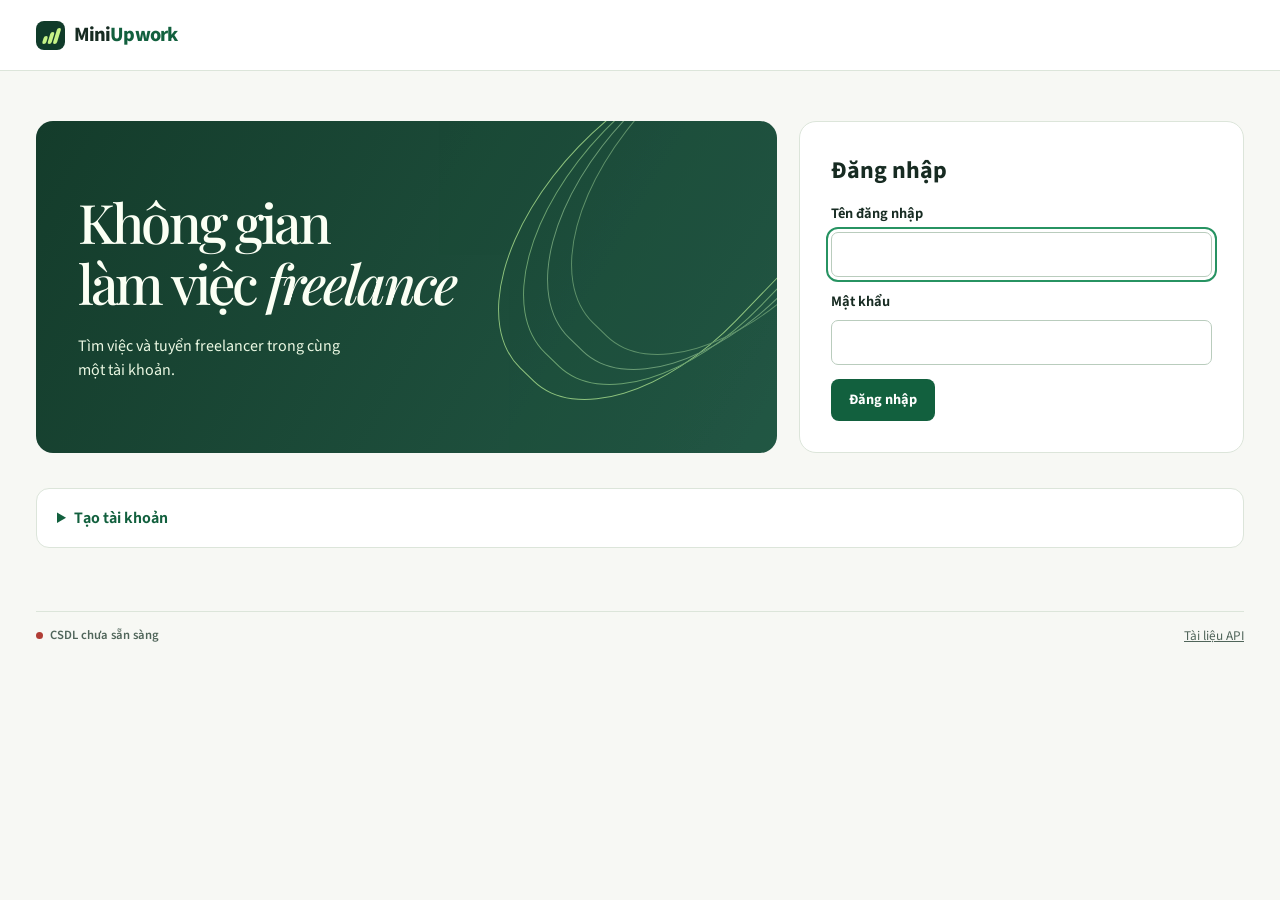
<file: index.html>
<!doctype html>
<html lang="vi">
<head>
  <meta charset="utf-8">
  <meta name="viewport" content="width=device-width, initial-scale=1">
  <meta name="theme-color" content="#f7f8f4">
  <meta name="miniupwork-api" content="https://miniupwork-rum-demo.onrender.com">
  <meta http-equiv="Content-Security-Policy" content="default-src &#x27;none&#x27;; script-src &#x27;self&#x27;; style-src &#x27;self&#x27;; font-src &#x27;self&#x27;; img-src &#x27;self&#x27; data:; connect-src https://miniupwork-rum-demo.onrender.com; base-uri &#x27;none&#x27;; form-action &#x27;none&#x27;">
  <title>Mini-Upwork · Nhóm Rum</title>
  <link rel="stylesheet" href="./ui/style.css?v=9">
  <link rel="stylesheet" href="./ui/contract-workspace.css?v=11">
  <script src="./ui/app.js?v=13" defer></script>
  <script src="./ui/manage.js?v=7" defer></script>
  <script src="./ui/contract-workspace.js?v=12" defer></script>
  <script src="./ui/profile.js?v=6" defer></script>
</head>
<body>
  <header class="topbar">
    <div class="shell topbar-inner">
      <a href="/" class="brand"><span class="brand-mark" aria-hidden="true"><i></i><i></i><i></i></span>Mini<span class="brand-accent">Upwork</span></a>
      <nav aria-label="Điều hướng chính" class="navigation" id="navigation" hidden>
        <button type="button" id="work-nav" aria-current="page">Tìm việc</button>
        <button type="button" id="contract-nav">Hợp đồng và thanh toán</button>
        <button type="button" id="profile-nav">Hồ sơ của tôi</button>
      </nav>
      <div class="account-bar" id="account-bar" hidden>
        <details class="account-menu" id="account-menu">
          <summary><span class="account-initials" id="account-initials" aria-hidden="true"></span><span id="account-name"></span><span id="account-role"></span></summary>
          <div class="account-panel">
            <p>Chế độ làm việc</p>
            <button type="button" data-workspace="freelancer"></button>
            <button type="button" data-workspace="client"></button>
            <button type="button" id="logout">Đăng xuất</button>
          </div>
        </details>
      </div>
    </div>
  </header>

  <main class="shell login" id="login-screen">
    <div class="login-cover"><h1 class="display-title">Không gian<br>làm việc <em>freelance</em></h1><p>Tìm việc và tuyển freelancer trong cùng một tài khoản.</p><div class="hero-art" aria-hidden="true"><i></i><i></i><i></i><i></i></div></div>
    <form class="login-form" id="login-form">
      <h2>Đăng nhập</h2>
      <label>Tên đăng nhập<input name="username" id="username" autocomplete="username" maxlength="32" required></label>
      <label>Mật khẩu<input type="password" name="password" autocomplete="current-password" maxlength="128" required></label>
      <button type="submit" class="button button-green">Đăng nhập</button>
      <p id="login-message" class="notice" role="status" hidden></p>
    </form>
    <details id="registration" class="management-card registration">
      <summary>Tạo tài khoản</summary>
      <form id="register-form" class="work-form">
        <label>Tên đăng nhập<input name="username" pattern="[A-Za-z][A-Za-z0-9_]{2,31}" required></label>
        <label>Họ và tên<input name="full_name" maxlength="200" required></label>
        <label>Email<input name="email" type="email" maxlength="254" required></label>
        <label>Mật khẩu mới<input name="password" type="password" autocomplete="new-password" minlength="8" maxlength="128" required></label>
        <label>Vai trò<select name="role"><option value="FREELANCER">Freelancer</option><option value="CLIENT">Khách hàng</option><option value="BOTH">Cả hai</option></select></label>
        <label id="register-company" hidden>Công ty<input name="company_name" maxlength="200"></label>
        <label id="register-headline">Chuyên môn<input name="headline" maxlength="200" required></label>
        <label id="register-rate">Đơn giá (USD/giờ)<input name="hourly_rate" type="number" min="0.01" max="9999999999.99" step="0.01" required></label>
        <button type="submit" class="button button-green">Tạo tài khoản</button>
      </form>
      <p id="register-message" class="notice" role="status" hidden></p>
    </details>
  </main>

  <main class="shell" id="work-screen" hidden>
    <section class="hero" aria-labelledby="page-title">
      <div class="hero-content">
        <h1 id="page-title" class="display-title">Tìm việc <em>freelance</em></h1>
        <form id="search-form" class="search" aria-label="Tìm công việc">
          <label class="keyword"><span class="visually-hidden">Từ khóa</span><span class="search-icon" aria-hidden="true"></span><input name="q" type="search" maxlength="200" placeholder="Tìm theo tên công việc hoặc mô tả"></label>
          <button type="submit" class="button button-lime">Tìm việc</button>
        </form>
      </div>
      <div class="hero-art" aria-hidden="true"><i></i><i></i><i></i><i></i></div>
    </section>

    <div class="marketplace">
      <aside class="filters" aria-labelledby="filters-title">
        <div class="filter-heading">
          <h2 id="filters-title">Bộ lọc</h2>
          <button class="filter-toggle button button-outline" type="button" id="toggle-filters" aria-expanded="false" aria-controls="filter-options">Bộ lọc</button>
          <button class="text-button" type="button" id="clear-filters" hidden>Xóa bộ lọc</button>
        </div>
        <div class="filter-options" id="filter-options" data-expanded="false">
          <label><span id="category-label">Danh mục</span><select name="category_id" id="category" form="search-form" aria-labelledby="category-label"><option value="">Tất cả danh mục</option></select></label>
          <label><span id="skill-label">Kỹ năng</span><select name="skill_id" id="skill" form="search-form" aria-labelledby="skill-label"><option value="">Tất cả kỹ năng</option></select></label>
          <label><span id="job-type-label">Loại công việc</span>
            <select id="job-type" name="job_type" form="search-form" aria-labelledby="job-type-label">
              <option value="">Tất cả loại</option>
              <option value="FIXED_PRICE">Trọn gói</option>
              <option value="HOURLY">Theo giờ</option>
            </select>
          </label>
          <div class="price-range" id="price-range" hidden>
            <label>Giá từ<input name="price_min" form="search-form" type="number" min="0" step="0.01" placeholder="USD"></label>
            <label>Đến<input name="price_max" form="search-form" type="number" min="0" step="0.01" placeholder="USD"></label>
          </div>
          <button type="submit" class="button button-outline" form="search-form">Áp dụng</button>
        </div>
      </aside>

      <section class="feed" aria-labelledby="results-title">
        <div class="feed-header">
          <div><h2 id="results-title">Công việc đang mở</h2><p id="result-count" role="status"></p></div>
          <div class="feed-tools">
            <span class="feed-sort" id="feed-sort" hidden>Mới nhất trước</span>
            <button type="button" class="button button-outline" id="proposals-shortcut">Đề xuất của bạn</button>
          </div>
        </div>
        <ul class="active-filters" id="active-filters" aria-label="Bộ lọc đang áp dụng" hidden></ul>
        <p id="search-message" class="notice" role="status" hidden></p>
        <ul id="jobs" class="jobs" aria-label="Kết quả tìm kiếm"></ul>
        <nav class="pagination" aria-label="Trang kết quả" id="pagination" hidden>
          <button type="button" id="previous" class="button button-outline">Trước</button>
          <span id="page-label"></span>
          <button type="button" id="next" class="button button-outline">Tiếp</button>
        </nav>
      </section>
    </div>
  </main>

  <main class="shell contracts contract-workspace" id="contract-screen" hidden>
    <div class="contract-heading"><h1>Hợp đồng và thanh toán</h1></div>
    <section class="workflow-card user-wallet" id="user-wallet" aria-labelledby="wallet-title" hidden></section>
    <section class="contract-selector" aria-label="Danh sách hợp đồng">
      <div class="contract-selector-top">
        <div class="contract-switches" id="contract-types" role="group" aria-label="Loại hợp đồng">
          <button type="button" data-contract-type="FIXED_PRICE" aria-pressed="true">Trọn gói</button>
          <button type="button" data-contract-type="HOURLY" aria-pressed="false">Theo giờ</button>
        </div>
        <p id="contract-count" role="status"></p>
      </div>
      <ul id="contract-items" class="contract-options"></ul>
      <p id="contract-list-message" class="notice" role="status" hidden></p>
    </section>
    <section class="contract-display" aria-label="Chi tiết hợp đồng">
      <p id="contract-message" class="notice" role="status" hidden></p>
      <div id="contract-content" hidden></div>
    </section>
  </main>

  <main class="shell contracts" id="manage-screen" hidden>
    <p id="manage-message" class="notice" role="status" hidden></p>
    <section id="client-tools" hidden>
      <section class="hiring-banner" aria-labelledby="hiring-title">
        <div><h1 class="display-title" id="hiring-title">Quản lý <em>tuyển dụng</em></h1><p>Theo dõi tin đăng, duyệt đề xuất và quản lý hợp đồng.</p></div>
        <button type="button" class="button button-lime" id="post-job">Đăng việc</button>
      </section>
      <dl class="hiring-metrics" aria-label="Tình hình tuyển dụng">
        <div><dt>Tin đang mở</dt><dd id="hiring-open">—</dd></div>
        <div><dt>Bản nháp</dt><dd id="hiring-draft">—</dd></div>
        <div><dt>Đề xuất trên tin đang mở</dt><dd id="hiring-proposals">—</dd></div>
      </dl>
      <section id="job-composer" class="profile-card job-composer" aria-labelledby="composer-title" hidden>
        <div class="profile-role-heading"><h2 id="composer-title">Đăng việc</h2><button type="button" class="text-button" id="hide-composer">Đóng</button></div>
        <form id="new-job" class="work-form">
          <label>Tiêu đề<input name="title" maxlength="200" required></label>
          <label>Danh mục<select name="category_id" required></select></label>
          <label>Loại việc<select name="job_type"><option value="FIXED_PRICE">Trọn gói</option><option value="HOURLY">Theo giờ</option></select></label>
          <label><span id="new-price-label">Ngân sách (USD)</span><input name="amount" type="number" min="0.01" max="9999999999.99" step="0.01" required></label>
          <label id="max-rate" hidden>Đơn giá tối đa (USD/giờ)<input name="max_rate" type="number" min="0.01" max="9999999999.99" step="0.01"></label>
          <div class="span-form" id="new-job-skills">
            <div class="job-skill-row">
              <label>Kỹ năng<select name="skill_id" required></select></label>
              <label>Mức yêu cầu<input name="required_level" type="number" min="1" max="5" value="3" required></label>
            </div>
          </div>
          <button type="button" id="add-job-skill" class="button button-outline">Thêm kỹ năng</button>
          <label class="span-form">Mô tả<textarea name="description" rows="3" maxlength="10000" required></textarea></label>
          <button type="submit" class="button button-green">Lưu bản nháp</button>
        </form>
      </section>
      <div class="hiring-grid">
        <section class="profile-card" aria-labelledby="own-jobs-title">
          <h2 id="own-jobs-title">Tin tuyển dụng của bạn</h2>
          <div class="view-tabs" id="job-status-filters" role="group" aria-label="Trạng thái tin">
            <button type="button" aria-pressed="true" data-job-state="ALL">Tất cả</button>
            <button type="button" aria-pressed="false" data-job-state="OPEN">Đang mở</button>
            <button type="button" aria-pressed="false" data-job-state="DRAFT">Bản nháp</button>
            <button type="button" aria-pressed="false" data-job-state="CLOSED">Đã kết thúc</button>
          </div>
          <ul id="own-jobs" class="contract-items"></ul>
        </section>
        <section class="profile-card" id="applicants-panel" aria-labelledby="applicants-title">
          <h2 id="applicants-title" tabindex="-1">Đề xuất</h2>
          <p id="applicants-message" class="contract-meta" role="status">Chọn một tin để xem đề xuất.</p>
          <ul id="applicants" class="contract-items"></ul>
        </section>
      </div>
    </section>
    <section id="freelancer-tools" hidden>
      <div class="contract-heading"><h1>Đề xuất của bạn</h1></div>
      <ul id="own-proposals" class="contract-items"></ul>
    </section>
  </main>


  <main class="shell contracts" id="profile-screen" hidden aria-labelledby="profile-page-title">
    <section class="profile-hero">
      <span class="profile-initials" id="profile-initials" aria-hidden="true"></span>
      <div>
        <p>Hồ sơ của tôi</p>
        <h1 id="profile-page-title"></h1>
        <p id="profile-handle"></p>
      </div>
    </section>
    <p id="profile-message" class="notice" role="status" hidden></p>
    <div class="profile-grid">
      <aside class="profile-card profile-account" aria-labelledby="profile-account-title">
        <h2 id="profile-account-title">Tài khoản</h2>
        <dl>
          <div><dt>Email riêng tư</dt><dd id="profile-email"></dd></div>
          <div><dt>Ngày tham gia</dt><dd id="profile-since"></dd></div>
          <div><dt>Đánh giá nhận được</dt><dd id="profile-rating"></dd></div>
        </dl>
      </aside>
      <div class="profile-card">
        <div class="view-tabs" id="profile-roles" role="group" aria-label="Hồ sơ theo vai trò">
          <button type="button" data-profile-role="freelancer">Freelancer</button>
          <button type="button" data-profile-role="client">Khách hàng</button>
        </div>
        <section id="freelancer-profile-panel">
          <div class="profile-role-heading"><h2 id="freelancer-profile-title">Hồ sơ freelancer</h2><button type="button" class="button button-outline" id="edit-freelancer-profile">Chỉnh sửa</button></div>
          <dl class="profile-facts" id="freelancer-profile-facts"></dl>
          <div id="freelancer-profile-editor" hidden>
            <form id="freelancer-profile" class="work-form">
          <label>Chức danh<input name="headline" maxlength="200" required></label>
          <label>Mức kinh nghiệm<select name="experience_level"><option value="">Chưa chọn</option><option value="ENTRY">Mới bắt đầu</option><option value="INTERMEDIATE">Có kinh nghiệm</option><option value="EXPERT">Chuyên gia</option></select></label>
          <label>Đơn giá (USD/giờ)<input name="default_hourly_rate" type="number" min="0.01" max="9999999999.99" step="0.01" required></label>
          <label>Khả năng nhận việc<select name="availability"><option value="AVAILABLE">Có thể nhận việc</option><option value="UNAVAILABLE">Chưa nhận việc</option></select></label>
          <label class="span-form">Giới thiệu<textarea name="overview" maxlength="10000"></textarea></label>
          <button type="submit" class="button button-outline">Lưu hồ sơ</button>
        </form>
          </div>
          <section class="profile-skills" id="profile-skills">
            <h3>Kỹ năng</h3>
            <form id="edit-skills" class="work-form">
          <label>Kỹ năng<select name="skill_id" required></select></label>
          <label>Mức thành thạo<input name="proficiency_level" type="number" min="1" max="5" value="3" required></label>
          <button type="submit" class="button button-outline">Lưu kỹ năng</button>
        </form>
        <ul id="own-skills" class="contract-items"></ul>
          </section>
        </section>
        <section id="client-profile-panel" hidden>
          <div class="profile-role-heading"><h2 id="client-profile-title">Hồ sơ khách hàng</h2><button type="button" class="button button-outline" id="edit-client-profile">Chỉnh sửa</button></div>
          <dl class="profile-facts" id="client-profile-facts"></dl>
          <div id="client-profile-editor" hidden>
            <form id="client-profile" class="work-form">
          <label>Tên công ty<input name="company_name" maxlength="200" required></label>
          <label>Địa chỉ thanh toán<input name="billing_address" maxlength="255"></label>
          <label class="span-form">Giới thiệu công ty<textarea name="description" maxlength="10000"></textarea></label>
          <button type="submit" class="button button-outline">Lưu hồ sơ</button>
        </form>
          </div>
        </section>
      </div>
    </div>
  </main>

  <dialog id="manage-dialog" class="manage-dialog" aria-labelledby="manage-dialog-title">
    <h2 id="manage-dialog-title"></h2>
    <p id="manage-dialog-message" class="notice" role="status" hidden></p>
    <form id="manage-dialog-form" class="work-form">
      <div class="span-form" id="manage-dialog-fields"></div>
      <button type="submit" class="button button-green" id="manage-dialog-submit">Lưu</button>
      <button type="button" class="button button-outline" id="close-manage-dialog">Đóng</button>
    </form>
  </dialog>

  <footer class="shell app-footer"><span id="connection" class="connection" data-state="loading" role="status">Đang kết nối CSDL</span><a href="https://miniupwork-rum-demo.onrender.com/docs">Tài liệu API</a></footer>

  <dialog id="job-drawer" class="drawer" aria-labelledby="detail-title">
    <div class="drawer-body">
      <header class="drawer-header"><button type="button" class="text-button back-button" id="close-job" autofocus><span aria-hidden="true">←</span> Quay lại kết quả</button></header>
      <div class="detail">
        <p id="job-meta" class="job-meta" hidden></p>
        <h2 id="detail-title">Chi tiết công việc</h2>
        <p id="detail-message" class="notice" role="status" hidden></p>
        <div id="job-content" hidden>
          <dl class="job-facts">
            <div><dt id="price-label">Ngân sách</dt><dd id="price"></dd></div>
            <div><dt>Khách hàng</dt><dd id="client"></dd></div>
          </dl>
          <section class="detail-section" aria-labelledby="description-title">
            <h3 id="description-title">Mô tả công việc</h3><p id="description" class="description"></p>
          </section>
          <section class="detail-section" aria-labelledby="skills-title">
            <h3 id="skills-title">Kỹ năng yêu cầu</h3><ul id="job-skills" class="skills"></ul>
          </section>
          <button type="button" id="show-proposal" class="button button-green" aria-controls="proposal-form">Soạn đề xuất</button>
          <form id="proposal-form" class="proposal" aria-labelledby="proposal-title" hidden>
            <h3 id="proposal-title">Đề xuất của bạn</h3>
            <label class="offer-field"><span id="offer-label">Mức đề xuất (USD)</span><input id="offer" name="offer" type="number" min="0.01" max="9999999999.99" step="0.01" placeholder="0,00" required></label>
            <label>Thư giới thiệu<textarea id="letter" name="letter" rows="4" maxlength="10000" required></textarea></label>
            <button type="submit" id="send" class="button button-green">Gửi đề xuất</button>
            <p id="proposal-message" class="notice" role="status" hidden></p>
          </form>
        </div>
      </div>
    </div>
  </dialog>
</body>
</html>
</file>
<file: ui/style.css>
:root {
  color-scheme: light;
  font-family: "Source Sans 3", "Segoe UI", sans-serif;
  color: #172b22;
  background: #f7f8f4;
  line-height: 1.5;
  --ink: #172b22;
  --muted: #50655a;
  --paper: #fff;
  --line: #dce5da;
  --accent: #12603e;
  --forest: #103b2a;
  --lime: #c6f387;
  --tint: #eff6eb;
  --display: "Playfair Display", Georgia, serif;
}

*, *::before, *::after { box-sizing: border-box; }
[hidden] { display: none !important; }
body { margin: 0; }
body:has(dialog[open]) { overflow: hidden; }
button, input, select, textarea { font: inherit; }
button { cursor: pointer; }
button:disabled { opacity: 0.52; cursor: default; }
:focus-visible { outline: 2px solid #279362; outline-offset: 3px; }
a { color: inherit; }
h1, h2, h3, p { margin: 0; }
.shell { width: min(1216px, calc(100% - 72px)); margin-inline: auto; }
.visually-hidden { position: absolute; width: 1px; height: 1px; padding: 0; margin: -1px; overflow: hidden; clip-path: inset(50%); white-space: nowrap; border: 0; }

.topbar { background: var(--paper); border-bottom: 1px solid var(--line); }
.topbar-inner { min-height: 70px; display: flex; align-items: center; gap: 34px; }
.brand { display: inline-flex; align-items: center; text-decoration: none; font-size: 1.27rem; font-weight: 760; letter-spacing: -0.045em; white-space: nowrap; }
.brand-accent { color: var(--accent); }
.brand-mark { background: var(--forest); width: 29px; height: 29px; padding: 6px; margin-right: 9px; display: flex; align-items: end; justify-content: center; gap: 2px; border-radius: 8px; }
.brand-mark i { display: block; width: 4px; border-radius: 4px; background: var(--lime); transform: skew(-17deg); }
.brand-mark i:nth-child(1) { height: 8px; }
.brand-mark i:nth-child(2) { height: 12px; }
.brand-mark i:nth-child(3) { height: 16px; }
.navigation { display: flex; gap: 25px; align-self: stretch; align-items: center; font-size: 0.89rem; }
.navigation button { height: 100%; border: 0; background: none; padding: 0; position: relative; color: var(--muted); white-space: nowrap; }
.navigation button:hover { color: var(--accent); }
.navigation button[aria-current] { color: var(--forest); font-weight: 650; }
.navigation button[aria-current]::after { content: ""; position: absolute; inset: auto 0 -1px; height: 2px; background: var(--accent); }
.account-bar { display: flex; gap: 12px; align-items: center; margin-left: auto; color: var(--muted); font-size: 0.84rem; }
.account-bar span { font-weight: 650; }
.app-footer { display: flex; justify-content: space-between; gap: 15px; border-top: 1px solid var(--line); padding: 14px 0 22px; color: var(--muted); font-size: 0.83rem; }
.app-footer .connection { margin-left: 0; }
.connection { margin-left: auto; display: inline-flex; align-items: center; gap: 7px; color: var(--muted); font-size: 0.79rem; font-weight: 600; white-space: nowrap; }
.connection::before { content: ""; width: 7px; height: 7px; border-radius: 50%; background: #8b9891; }
.connection[data-state="ready"]::before { background: #27955a; box-shadow: 0 0 0 3px #eaf5e7; }
.connection[data-state="error"]::before { background: #b03d35; }

.hero { margin-top: 28px; position: relative; isolation: isolate; overflow: hidden; padding: 34px 42px 36px; min-height: 218px; border-radius: 19px; background: linear-gradient(100deg, #113d2b 20%, #215742 100%); }
.hero-content { position: relative; z-index: 1; }
h1 { font-family: var(--display); font-weight: 400; letter-spacing: -0.045em; color: #fbfff4; font-size: clamp(2.5rem, 5.4vw, 4.05rem); line-height: 1.03; }
.hero-art { position: absolute; z-index: -1; inset: 0 0 0 59%; overflow: hidden; opacity: 0.85; }
.hero-art i { position: absolute; width: 235px; height: 420px; left: 26%; top: -110px; border: 1px solid #a2d789; border-radius: 57% 43% 48% 52%; transform: rotate(44deg); }
.hero-art i:nth-child(2) { left: 34%; top: -125px; border-color: #7ab17a; }
.hero-art i:nth-child(3) { left: 42%; top: -140px; border-color: #78a97f; }
.hero-art i:nth-child(4) { left: 50%; top: -155px; border-color: #6b9e73; }
.search { display: flex; gap: 8px; width: min(620px, 100%); margin-top: 24px; padding: 6px; border: 1px solid #e5eee1; border-radius: 12px; background: var(--paper); box-shadow: 0 5px 18px #08241636; }
.keyword { flex: 1; min-width: 0; display: flex; align-items: center; gap: 12px; padding-left: 13px; }
.keyword input { min-width: 0; width: 100%; padding: 8px 4px 8px 0; color: var(--ink); border: 0; background: transparent; border-radius: 5px; }
.keyword input::placeholder { color: #617369; }
.search-icon { position: relative; flex: 0 0 13px; height: 13px; margin: 0 3px 3px 0; border: 1.6px solid var(--accent); border-radius: 50%; }
.search-icon::after { content: ""; width: 6px; height: 1.6px; background: var(--accent); position: absolute; right: -5px; bottom: -2px; border-radius: 2px; transform: rotate(48deg); }
.button { display: inline-flex; justify-content: center; align-items: center; min-height: 42px; padding: 8px 17px; border: 1px solid transparent; border-radius: 8px; font-size: 0.9rem; font-weight: 680; white-space: nowrap; }
.button-lime { color: #15351f; background: var(--lime); }
.button-lime:hover { background: #b8eb76; }
.button-green { color: #fff; background: var(--accent); }
.button-green:hover:not(:disabled) { background: #0c4b2e; }
.button-outline { color: var(--accent); background: var(--paper); border-color: #b9cdbb; }
.button-outline:hover:not(:disabled) { background: var(--tint); }
.text-button { appearance: none; padding: 0; color: var(--accent); background: none; border: none; font-size: 0.86rem; font-weight: 650; }
.text-button:hover { text-decoration: underline; text-underline-offset: 3px; }

.marketplace { display: grid; grid-template-columns: 226px minmax(0, 1fr); gap: 30px; align-items: start; padding-block: 32px 70px; }
.filters { min-width: 0; padding: 19px 17px 17px; background: var(--paper); border: 1px solid var(--line); border-radius: 13px; }
.filter-heading { display: flex; justify-content: space-between; gap: 8px; align-items: baseline; margin-bottom: 17px; }
.filter-heading h2 { font-size: 1.1rem; }
.filter-options { display: grid; gap: 14px; }
.filter-options label, .proposal label { display: grid; gap: 6px; min-width: 0; font-size: 0.86rem; font-weight: 650; }
.filter-options select, .proposal input, .proposal select, .proposal textarea { width: 100%; min-width: 0; min-height: 42px; border: 1px solid #b9ccbd; border-radius: 7px; padding: 8px 10px; color: var(--ink); background: var(--paper); font-weight: 400; }
.filter-options .button { margin-top: 3px; }
.filter-toggle { display: none; }
.feed-header { display: flex; justify-content: space-between; align-items: end; gap: 12px; margin: 0 0 14px; }
.feed-header h2 { font-size: clamp(1.36rem, 2.3vw, 1.85rem); line-height: 1.16; letter-spacing: -0.035em; overflow-wrap: anywhere; }
#result-count { margin-top: 4px; color: var(--muted); font-size: 0.88rem; }
.feed-sort { color: var(--muted); white-space: nowrap; font-size: 0.84rem; }
.active-filters { display: flex; flex-wrap: wrap; gap: 7px; list-style: none; margin: 0 0 12px; padding: 0; }
.active-filter { display: inline-flex; align-items: center; gap: 7px; min-height: 32px; max-width: 100%; border: 1px solid #cdddc9; border-radius: 99px; padding: 3px 10px; color: var(--accent); background: var(--tint); font-size: 0.82rem; overflow-wrap: anywhere; }
.active-filter:hover { border-color: var(--accent); }
.jobs { margin: 0; padding: 0; list-style: none; background: var(--paper); border: 1px solid var(--line); border-radius: 13px; }
.jobs:empty { display: none; }
.jobs[aria-busy="true"] { opacity: 0.48; }
.jobs li + li { border-top: 1px solid var(--line); }
.job-button { color: inherit; border: 0; background: transparent; text-align: left; display: grid; width: 100%; padding: 18px 21px 17px; grid-template-columns: minmax(0, 1fr) auto; gap: 5px 16px; overflow-wrap: anywhere; }
.job-button:hover { background: #f8fbf5; }
.job-button:focus-visible { outline-offset: -3px; border-radius: 8px; }
.jobs li:first-child .job-button { border-radius: 12px 12px 0 0; }
.jobs li:last-child .job-button { border-radius: 0 0 12px 12px; }
.jobs li:only-child .job-button { border-radius: 12px; }
.job-meta-line { grid-column: 1 / -1; color: var(--muted); font-size: 0.79rem; }
.job-name { font-size: 1.08rem; font-weight: 720; letter-spacing: -0.014em; color: #1b442c; }
.job-button:hover .job-name { text-decoration: underline; text-underline-offset: 3px; }
.job-price { font-size: 0.88rem; font-weight: 680; align-self: center; color: var(--ink); }
.job-excerpt { grid-column: 1 / -1; color: #455c50; font-size: 0.89rem; line-height: 1.5; display: -webkit-box; -webkit-line-clamp: 2; -webkit-box-orient: vertical; overflow: hidden; }
.job-category { justify-self: start; border-radius: 99px; color: #375646; background: #eef4ec; padding: 3px 9px; font-size: 0.75rem; font-weight: 620; margin-top: 4px; }
.job-arrow { color: var(--accent); align-self: end; justify-self: end; line-height: 1.15; font-size: 1.23rem; }
.pagination { display: flex; align-items: center; justify-content: center; padding-top: 17px; gap: 12px; color: var(--muted); font-size: 0.86rem; }

.notice { color: var(--muted); font-size: 0.9rem; padding: 11px 13px; border: 1px solid #e1e9df; border-radius: 8px; background: #f4f7f2; }
.notice[data-state="error"] { color: #792924; background: #fff2ef; border-color: #f2d9d3; }
.notice[data-state="success"] { color: #185a3a; background: #eaf7ee; border-color: #d1e9d8; }
#search-message:not([hidden]) { margin-bottom: 12px; }

.drawer { position: fixed; inset: 0 0 0 auto; width: min(680px, 100%); max-width: none; height: 100%; max-height: none; margin: 0; padding: 0; border: 0; background: var(--paper); color: inherit; overflow-y: auto; overscroll-behavior: contain; box-shadow: -18px 0 60px #08181130; }
.drawer::backdrop { background: #0a241b65; }
.drawer[open] { animation: slide-in 170ms ease-out; }
@keyframes slide-in { from { transform: translateX(2rem); opacity: 0.75; } to { transform: translateX(0); opacity: 1; } }
.drawer-body { min-height: 100%; }
.drawer-header { position: sticky; top: 0; z-index: 2; display: flex; align-items: center; min-height: 60px; padding: 12px 32px; border-bottom: 1px solid var(--line); background: var(--paper); }
.back-button { display: inline-flex; align-items: center; gap: 9px; }
.back-button span { font-size: 1.24rem; line-height: 1; }
.detail { padding: 25px 32px 38px; overflow-wrap: anywhere; }
.job-meta { margin-bottom: 7px; color: var(--accent); font-size: 0.82rem; font-weight: 640; }
.detail h2 { font-size: clamp(1.48rem, 3.5vw, 2rem); letter-spacing: -0.035em; line-height: 1.15; }
.detail h3 { font-size: 1.03rem; }
#detail-message { margin-top: 16px; }
.job-facts { display: grid; grid-template-columns: 1fr 1fr; margin: 20px 0; padding: 13px 15px; gap: 12px; background: #f3f7f0; border-radius: 8px; }
.job-facts dt { color: var(--muted); font-size: 0.82rem; }
.job-facts dd { margin: 2px 0 0; font-size: 0.95rem; font-weight: 690; }
.detail-section { margin: 17px 0; }
.description { color: #3b5145; margin-top: 6px; white-space: pre-wrap; }
.skills { list-style: none; display: flex; flex-wrap: wrap; gap: 7px; margin: 8px 0 0; padding: 0; }
.skills li { color: #315b44; background: var(--tint); border-radius: 20px; padding: 4px 9px; font-size: 0.8rem; font-weight: 610; }
.proposal { scroll-margin-top: 76px; display: grid; gap: 12px; border-top: 1px solid var(--line); margin-top: 22px; padding-top: 18px; }
.offer-field { max-width: 260px; }
.proposal textarea { min-height: 88px; resize: vertical; }
.proposal .button { justify-self: start; }

.login { display: grid; grid-template-columns: minmax(0,1.25fr) minmax(300px,0.75fr); gap: 22px; padding-block: 50px; align-items: stretch; }
.login-cover { position: relative; isolation: isolate; overflow: hidden; display: grid; align-content: center; padding: 42px; border-radius: 17px; background: linear-gradient(120deg,#143c2b,#225744); color: #ebf8e3; }
.login-cover h1 { max-width: 500px; font-size: clamp(2.4rem,5.5vw,4.2rem); }
.login-cover p { margin-top: 15px; }
.login-form { display: grid; align-content: center; gap: 14px; padding: 31px; min-height: 316px; background: var(--paper); border: 1px solid var(--line); border-radius: 17px; }
.login-form label { display: grid; gap: 7px; color: var(--ink); font-size: 0.91rem; font-weight: 650; }
.login-form input { border: 1px solid #b9ccbd; min-height: 45px; border-radius: 7px; padding: 8px 10px; color: var(--ink); background: var(--paper); }
.login-form .button { justify-self: start; }

.contracts { padding-block: 35px 65px; }
.contract-heading h1 { color: var(--ink); font-family: inherit; font-weight: 730; font-size: clamp(2rem,5vw,3rem); letter-spacing: -0.035em; }
.contract-heading p { margin-top: 5px; color: var(--muted); }
.contract-meta { color: var(--muted); margin: 5px 0 14px; font-size: 0.88rem; }
.contract-items { padding: 0; margin: 8px 0 17px; list-style: none; }
.contract-row { display: flex; justify-content: space-between; gap: 10px; align-items: center; padding: 11px 0; border-bottom: 1px solid var(--line); }
.contract-row p { color: var(--muted); font-size: 0.85rem; }
.contract-row .button { align-self: start; }
.registration { grid-column: 1 / -1; }
.management-card { background: var(--paper); border: 1px solid var(--line); border-radius: 13px; padding: 17px 20px; margin: 13px 0; }
.management-card h2 { margin-bottom: 10px; }
.management-card details { margin-top: 10px; }
.management-card summary { color: var(--accent); font-weight: 650; cursor: pointer; }
.work-form { display: grid; grid-template-columns: repeat(2,minmax(0,1fr)); gap: 9px 12px; margin: 12px 0; }
.work-form label { display: grid; gap: 5px; font-size: 0.86rem; font-weight: 650; }
.work-form input, .work-form select, .work-form textarea { min-width: 0; border: 1px solid #b9ccbd; border-radius: 7px; color: var(--ink); padding: 8px; background: var(--paper); }
.work-form .button { justify-self: start; align-self: end; }
.span-form { grid-column: 1 / -1; }
.row-actions { display: flex; align-items: center; flex-wrap: wrap; gap: 6px; }
.row-actions .button { min-height: 34px; padding: 6px 9px; font-size: 0.8rem; }
.price-range { display: grid; grid-template-columns: 1fr 1fr; gap: 5px; }
.price-range input { min-width: 0; width: 100%; border: 1px solid #b9ccbd; border-radius: 6px; padding: 5px; }

@media (max-width: 850px) {
  .shell { width: calc(100% - 40px); }
  .marketplace { grid-template-columns: 192px minmax(0, 1fr); gap: 20px; }
  .hero { padding-inline: 32px; }
  .hero-art { left: 52%; }
}
@media (max-width: 650px) {
  .shell { width: calc(100% - 28px); }
  .topbar-inner { min-height: 60px; gap: 12px; }
  .topbar-inner { flex-wrap: wrap; padding: 8px 0 0; }
  .navigation { order: 3; width: 100%; min-height: 34px; }
  .account-bar span { display: none; }
  .connection { font-size: 0.73rem; }
  .hero { margin-top: 16px; min-height: 0; padding: 23px 16px 18px; border-radius: 13px; }
  h1 { font-size: clamp(2.02rem, 9vw, 2.85rem); }
  .hero-art { left: 52%; opacity: 0.48; }
  .search { margin-top: 17px; gap: 4px; }
  .keyword { font-size: 0.85rem; gap: 8px; padding-left: 7px; }
  .search .button { padding-inline: 10px; }
  .marketplace { grid-template-columns: minmax(0, 1fr); padding-block: 16px 48px; gap: 14px; }
  .filters { padding: 0; background: transparent; border: 0; }
  .filter-heading { align-items: center; margin: 0; }
  .filter-heading h2 { display: none; }
  .filter-toggle { display: inline-flex; }
  .filter-options { display: none; }
  .filter-options[data-expanded="true"] { display: grid; margin-top: 8px; padding: 13px; background: var(--paper); border: 1px solid var(--line); border-radius: 10px; }
  .feed-header { margin-bottom: 10px; }
  .job-button { padding: 15px; gap: 5px 9px; }
  .job-name { grid-column: 1 / -1; }
  .job-price { grid-column: 1 / -1; }
  .detail { padding: 20px 17px 32px; }
  .drawer-header { min-height: 54px; padding: 10px 17px; }
  .login { grid-template-columns: minmax(0,1fr); }
  .login { padding-block: 22px; }
  .login-cover { padding: 24px; }
  .login-form { padding: 21px; }
  .work-form { grid-template-columns: minmax(0,1fr); }
  .contract-row { align-items: start; flex-wrap: wrap; }
}
@media (prefers-reduced-motion: reduce) {
  .drawer[open] { animation: none; }
}

.job-skill-row { display: grid; grid-template-columns: minmax(12rem, 2fr) minmax(6rem, 1fr) auto; gap: .75rem; align-items: end; margin-bottom: .75rem; }
.manage-dialog { width: min(34rem, calc(100% - 2rem)); max-height: calc(100% - 2rem); overflow: auto; border: 1px solid #d6dfd2; border-radius: 1rem; padding: 1.4rem; }
.manage-dialog::backdrop { background: rgb(19 32 23 / 45%); }
#manage-dialog-fields > label, #manage-dialog-fields fieldset > label { display: block; margin-bottom: .8rem; }
#manage-dialog-fields fieldset { margin: .6rem 0; border: 1px solid #d6dfd2; border-radius: .6rem; padding: .65rem; }
@media (max-width: 600px) {
  .job-skill-row { grid-template-columns: minmax(0, 1fr); align-items: start; }
}

/* Playfair Display, distributed under the SIL Open Font License in fonts/. */
@font-face {
  font-family: "Playfair Display"; font-style: normal; font-weight: 500; font-display: swap;
  src: url("fonts/playfair-normal-vietnamese.woff2") format("woff2");
  unicode-range: U+0102-0103, U+0110-0111, U+0128-0129, U+0168-0169, U+01A0-01A1, U+01AF-01B0, U+0300-0301, U+0303-0304, U+0308-0309, U+0323, U+0329, U+1EA0-1EF9, U+20AB;
}
@font-face {
  font-family: "Playfair Display"; font-style: normal; font-weight: 500; font-display: swap;
  src: url("fonts/playfair-normal-latin.woff2") format("woff2");
  unicode-range: U+0000-00FF, U+0131, U+0152-0153, U+02BB-02BC, U+02C6, U+02DA, U+02DC, U+0304, U+0308, U+0329, U+2000-206F, U+20AC, U+2122, U+2191, U+2193, U+2212, U+2215, U+FEFF, U+FFFD;
}
@font-face {
  font-family: "Playfair Display"; font-style: italic; font-weight: 500; font-display: swap;
  src: url("fonts/playfair-italic-vietnamese.woff2") format("woff2");
  unicode-range: U+0102-0103, U+0110-0111, U+0128-0129, U+0168-0169, U+01A0-01A1, U+01AF-01B0, U+0300-0301, U+0303-0304, U+0308-0309, U+0323, U+0329, U+1EA0-1EF9, U+20AB;
}
@font-face {
  font-family: "Playfair Display"; font-style: italic; font-weight: 500; font-display: swap;
  src: url("fonts/playfair-italic-latin.woff2") format("woff2");
  unicode-range: U+0000-00FF, U+0131, U+0152-0153, U+02BB-02BC, U+02C6, U+02DA, U+02DC, U+0304, U+0308, U+0329, U+2000-206F, U+20AC, U+2122, U+2191, U+2193, U+2212, U+2215, U+FEFF, U+FFFD;
}

.display-title {
  font-family: "Playfair Display", Georgia, serif;
  font-weight: 500;
  letter-spacing: -.052em;
  line-height: 1.12;
  text-wrap: balance;
}

.display-title em { font-weight: inherit; white-space: nowrap; }
.login-cover .display-title { max-width: 100%; font-size: clamp(2.75rem, 4.25vw, 4rem); }
.login-cover p { max-width: 35ch; margin-top: 20px; }
.hero .display-title { font-size: clamp(2.7rem, 5.1vw, 4.25rem); text-align: left; }

.account-menu { position: relative; z-index: 5; }
.account-menu summary { display: flex; align-items: center; gap: 7px; cursor: pointer; list-style: none; }
.account-menu summary::-webkit-details-marker { display: none; }
.account-menu summary::after { content: ""; width: 7px; height: 7px; flex: 0 0 7px; border: solid var(--accent); border-width: 0 1.5px 1.5px 0; transform: rotate(45deg); margin: -4px 3px 0; }
.account-initials, .profile-initials { display: inline-grid; place-items: center; border-radius: 50%; background: var(--tint); color: var(--forest); }
.account-initials { width: 34px; height: 34px; font-size: .82rem; flex: 0 0 34px; }
#account-role { color: var(--accent); font-size: .73rem; border: 1px solid var(--line); border-radius: 20px; padding: 2px 7px; }
#account-name { max-width: 145px; overflow: hidden; white-space: nowrap; text-overflow: ellipsis; }
.account-panel { position: absolute; inset: calc(100% + 9px) 0 auto auto; min-width: 210px; padding: 6px; border: 1px solid var(--line); border-radius: 12px; background: var(--paper); box-shadow: 0 10px 30px #12352521; }
.account-panel p { color: var(--muted); padding: 8px 9px 4px; font-size: .75rem; font-weight: 650; }
.account-panel button { display: block; width: 100%; padding: 8px 9px; text-align: left; border: 0; border-radius: 6px; color: var(--ink); background: transparent; }
.account-panel button:hover, .account-panel button[aria-pressed="true"] { background: var(--tint); color: var(--accent); }
.account-panel #logout { margin-top: 5px; border-top: 1px solid var(--line); border-radius: 0 0 6px 6px; }
.navigation button, .account-menu summary { min-height: 42px; }

.hiring-banner { display: flex; justify-content: space-between; align-items: end; gap: 22px; padding: clamp(20px, 3.3vw, 38px); color: #ebf8e3; border-radius: 19px; background: linear-gradient(100deg, #113d2b 20%, #215742 100%); }
.hiring-banner .display-title { font-size: clamp(2.25rem, 4.25vw, 3.85rem); }
.hiring-banner p { margin-top: 10px; }
.hiring-banner button { flex: 0 0 auto; }
.hiring-metrics { display: grid; grid-template-columns: repeat(3,minmax(0,1fr)); gap: 12px; margin-block: 15px; }
.hiring-metrics div { background: var(--paper); padding: 15px 18px; border: 1px solid var(--line); border-radius: 11px; }
.hiring-metrics dt, .profile-card dt { font-size: .83rem; color: var(--muted); font-weight: 650; }
.hiring-metrics dd { margin: 0; color: var(--forest); font-size: 1.63rem; font-weight: 700; }
.hiring-grid { display: grid; grid-template-columns: minmax(0,1fr) minmax(0,.85fr); gap: 16px; align-items: start; }
.profile-card { background: var(--paper); border: 1px solid var(--line); border-radius: 13px; padding: clamp(15px, 2.2vw, 24px); min-width: 0; }
.profile-card h2 { font-size: 1.18rem; color: var(--forest); }
.profile-card .contract-row { overflow-wrap: anywhere; }
.job-composer { margin-block: 16px; }
.view-tabs { display: flex; gap: 6px; flex-wrap: wrap; margin-block: 13px; }
.view-tabs button { padding: 6px 11px; min-height: 35px; border-radius: 20px; color: var(--muted); border: 1px solid var(--line); background: var(--paper); font-size: .85rem; }
.view-tabs button[aria-pressed="true"] { background: var(--forest); color: #fbfff4; border-color: var(--forest); }
.profile-hero { display: flex; align-items: center; gap: 18px; padding: 22px 25px; color: #ebf8e3; background: linear-gradient(120deg,#143c2b,#225744); border-radius: 19px; }
.profile-hero h1 { font-family: "Playfair Display", Georgia, serif; font-weight: 500; font-size: clamp(1.8rem, 4vw, 3.15rem); line-height: 1.18; overflow-wrap: anywhere; }
.profile-hero p { font-size: .87rem; }
.profile-initials { width: clamp(50px,8vw,76px); aspect-ratio: 1; flex: 0 0 auto; color: var(--forest); background: var(--lime); font-size: clamp(1rem,3vw,1.55rem); font-weight: 700; }
.profile-grid { margin-top: 17px; display: grid; grid-template-columns: minmax(0,.68fr) minmax(0,1.32fr); gap: 16px; align-items: start; }
.profile-role-heading { display: flex; justify-content: space-between; gap: 10px; flex-wrap: wrap; align-items: center; margin-bottom: 12px; }
.profile-role-heading .button { min-height: 35px; }
.profile-card dl { margin: 12px 0 0; }
.profile-card dd { margin: 3px 0 0; white-space: pre-wrap; overflow-wrap: anywhere; }
.profile-account dl, .profile-facts { display: grid; gap: 13px; }
.profile-facts { grid-template-columns: repeat(2,minmax(0,1fr)); }
.profile-fact-wide { grid-column: 1/-1; }
.profile-skills { margin-top: 18px; border-top: 1px solid var(--line); padding-top: 16px; }
.profile-description { margin-block: 8px; white-space: pre-wrap; overflow-wrap: anywhere; }
.applicant-headline { font-weight: 680; }
#manage-message:not([hidden]), #profile-message:not([hidden]) { margin-block: 0 13px; }
#profile-message:not([hidden]) { margin-top: 12px; }

@media (max-width: 900px) {
  .topbar-inner { gap: 18px; }
  .navigation { gap: 15px; }
  #account-name { display: none; }
}
@media (max-width: 650px) {
  .navigation { gap: clamp(5px, 3vw, 16px); font-size: .77rem; }
  .account-bar .account-initials { display: inline-grid; }
  .account-bar #account-role { display: inline; }
  .login-cover .display-title { font-size: clamp(2.15rem, 9.4vw, 3.2rem); }
  .hero .display-title { font-size: clamp(2.1rem, 9.5vw, 3.2rem); }
  .hiring-banner { align-items: start; flex-direction: column; gap: 13px; }
  .hiring-metrics { gap: 6px; }
  .hiring-metrics div { padding: 8px; }
  .hiring-metrics dt { font-size: .75rem; }
  .hiring-grid, .profile-grid { grid-template-columns: minmax(0,1fr); }
  .profile-hero { padding: 17px 14px; }
}
@media (max-width: 350px) {
  .profile-facts { grid-template-columns: minmax(0,1fr); }
}
</file>
<file: ui/contract-workspace.css>
/* Source Sans 3 is bundled with Vietnamese and Latin subsets. */
@font-face {
  font-family: "Source Sans 3";
  font-style: normal;
  font-weight: 400 800;
  font-display: swap;
  src: url("fonts/source-sans-3-vietnamese.woff2") format("woff2");
  unicode-range: U+0102-0103, U+0110-0111, U+0128-0129, U+0168-0169, U+01A0-01A1, U+01AF-01B0, U+0300-0301, U+0303-0304, U+0308-0309, U+0323, U+0329, U+1EA0-1EF9, U+20AB;
}
@font-face {
  font-family: "Source Sans 3";
  font-style: normal;
  font-weight: 400 800;
  font-display: swap;
  src: url("fonts/source-sans-3-latin.woff2") format("woff2");
  unicode-range: U+0000-00FF, U+0131, U+0152-0153, U+02BB-02BC, U+02C6, U+02DA, U+02DC, U+0304, U+0308, U+0329, U+2000-206F, U+20AC, U+2122, U+2191, U+2193, U+2212, U+2215, U+FEFF, U+FFFD;
}

.feed-tools { display: flex; flex-wrap: wrap; justify-content: end; gap: 9px 14px; align-items: center; }
.feed-tools .button { min-height: 34px; padding: 5px 11px; font-size: .86rem; }
.contract-workspace { padding-top: 27px; }
.contract-workspace .contract-heading h1 { font-size: clamp(1.68rem, 3vw, 2.3rem); letter-spacing: -.025em; }
.contract-selector { margin: 16px 0 20px; }
.contract-selector-top { display: flex; gap: 12px; flex-wrap: wrap; align-items: center; justify-content: space-between; }
.contract-selector-top p { color: var(--muted); font-size: .9rem; }
.contract-switches { display: flex; gap: 5px; flex-wrap: wrap; align-items: center; }
.contract-switches button { background: var(--paper); border: 1px solid var(--line); border-radius: 9px; min-height: 40px; color: var(--forest); font-weight: 670; padding: 7px 15px; }
.contract-switches button:hover { border-color: var(--accent); }
.contract-switches button[aria-pressed="true"], .contract-switches button[aria-pressed="true"]:hover { background: var(--forest); border-color: var(--forest); color: #fbfff4; }
.contract-options { list-style: none; margin: 11px 0 0; padding: 0; display: grid; grid-template-columns: repeat(auto-fill, minmax(min(100%, 276px), 1fr)); gap: 9px; }
.contract-option { display: grid; grid-template-columns: auto 1fr; width: 100%; text-align: left; padding: 10px 13px; color: var(--ink); background: var(--paper); align-items: baseline; gap: 2px 8px; border: 1px solid var(--line); border-radius: 10px; }
.contract-option strong { min-width: 0; overflow-wrap: anywhere; font-weight: 700; }
.contract-option[aria-pressed="true"] { background: var(--tint); border-color: #659473; box-shadow: inset 0 0 0 1px #659473; }
.contract-option-id, .contract-option-status { color: var(--muted); font-size: .83rem; }
.contract-option-status { grid-column: 2; }
.contract-display .notice { margin-block: 0 12px; }

.agreement-banner { position: relative; isolation: isolate; overflow: hidden; color: #ebf8e3; border-radius: 18px; background: linear-gradient(100deg, #113d2b 20%, #215742 100%); padding: clamp(19px, 3vw, 34px); }
.agreement-banner-top { display: flex; justify-content: space-between; align-items: center; flex-wrap: wrap; gap: 10px; }
.agreement-badges { display: flex; align-items: center; gap: 7px; flex-wrap: wrap; }
.agreement-type, .agreement-id, .agreement-banner .contract-status { border-radius: 22px; padding: 3px 10px; font-size: .83rem; font-weight: 700; }
.agreement-type { background: var(--lime); color: var(--forest); }
.agreement-id, .agreement-banner .contract-status { color: #f6fff1; background: #ffffff1a; border: 1px solid #d5efd02d; }
.agreement-title { margin: 16px 0 13px; max-width: 43ch; color: #fbfff4; font-size: clamp(1.75rem,4.15vw,3.15rem); letter-spacing: -.025em; line-height: 1.16; font-weight: 700; overflow-wrap: anywhere; }
.agreement-parties { display: flex; gap: 6px 22px; margin: 0; flex-wrap: wrap; }
.agreement-parties div { display: flex; gap: 6px; align-items: baseline; flex-wrap: wrap; }
.agreement-parties dt { color: #c9e3d7; font-size: .87rem; }
.agreement-parties dd { color: #fbfff4; margin: 0; font-weight: 650; overflow-wrap: anywhere; }
.agreement-controls .button { background: transparent; color: #f5fff1; border-color: #abcfb67a; }
.agreement-controls .button:hover { color: var(--forest); background: var(--lime); border-color: var(--lime); }

.contract-totals { display: grid; grid-template-columns: repeat(4,minmax(0,1fr)); gap: 12px; margin: 15px 0 17px; }
.contract-totals > div { border-radius: 11px; background: var(--paper); border: 1px solid var(--line); border-left: 3px solid #43875b; padding: clamp(8px, 1.65vw, 16px); }
.contract-totals > div:nth-child(2) { border-left-color: #b58336; }
.contract-totals > div:nth-child(4) { border-left-color: #517985; }
.contract-totals dt { color: var(--muted); font-size: .9rem; }
.contract-totals dd { margin: 5px 0 0; color: var(--forest); font-size: clamp(1.12rem,2.25vw,1.65rem); font-weight: 750; line-height: 1.18; font-variant-numeric: tabular-nums; overflow-wrap: anywhere; }
.contract-section-tabs { margin-bottom: 14px; }
.contract-section-tabs button { padding-inline: 13px; }
.workflow-card { padding: clamp(13px, 2.2vw, 21px); border: 1px solid var(--line); background: var(--paper); border-radius: 13px; min-width: 0; }
.workflow-card + .workflow-card { margin-top: 13px; }
.workflow-heading { margin-bottom: 10px; font-size: 1.24rem; color: var(--forest); font-weight: 740; }
.workflow-card h4 { margin: 0; font-weight: 720; }
.workflow-card .contract-meta { margin-block: 5px; }
.workflow-card .contract-items { margin-bottom: 0; }
.workflow-card .contract-row:last-child { border-bottom: none; }

.milestone-list, .milestone-steps, .invoice-lines, .review-directions { list-style: none; margin: 0; padding: 0; }
.milestone-list { display: grid; gap: 11px; }
.milestone-card { border: 1px solid var(--line); border-left: 3px solid #659473; border-radius: 12px; padding: clamp(11px, 2vw, 19px); }
.milestone-meta, .milestone-heading, .milestone-footer { display: flex; flex-wrap: wrap; justify-content: space-between; align-items: center; gap: 5px 11px; }
.milestone-meta { color: var(--muted); font-size: .89rem; justify-content: start; }
.milestone-heading { align-items: baseline; margin: 6px 0 11px; }
.milestone-heading h4 { font-size: 1.17rem; overflow-wrap: anywhere; }
.milestone-amount { font-size: 1.18rem; color: var(--forest); font-variant-numeric: tabular-nums; }
.milestone-steps { display: grid; grid-template-columns: repeat(4,minmax(0,1fr)); gap: 5px; padding: 5px; border-radius: 9px; background: #f5f8f2; }
.milestone-steps li { display: flex; align-items: center; gap: 7px; font-size: .88rem; line-height: 1.22; padding: 7px 8px; border-radius: 6px; color: var(--muted); }
.milestone-steps li[data-done="true"] { color: var(--accent); }
.milestone-steps li[aria-current="step"] { color: var(--forest); background: #e6efdf; font-weight: 730; }
.step-index { display: grid; place-items: center; height: 23px; width: 23px; flex: 0 0 23px; border-radius: 50%; border: 1px solid #d3e0d1; background: #fcfdfa; font-weight: 680; }
[data-done="true"] .step-index { color: #174432; border-color: #a8da78; background: #d8efbb; }
[aria-current="step"] .step-index { color: #fbfff4; background: var(--forest); border-color: var(--forest); }
.milestone-footer { margin-top: 12px; }
.milestone-footer > .row-actions { margin-left: auto; }
.contract-status { display: inline-flex; width: fit-content; padding: 3px 8px; line-height: 1.2; border-radius: 14px; background: #eef3ee; color: #3f594d; font-size: .83rem; font-weight: 640; }
.contract-status[data-status="SUCCEEDED"], .contract-status[data-status="FUNDED"],
.contract-status[data-status="RELEASED"], .contract-status[data-status="ELIGIBLE"] { background: #e8f3ea; color: #1d6040; }
.contract-status[data-status="PENDING"], .contract-status[data-status="DISPUTED"],
.contract-status[data-status="INELIGIBLE"] { background: #fbf2dc; color: #705419; }

.hourly-workspace { display: grid; grid-template-columns: minmax(0,1.55fr) minmax(0,1fr); gap: 15px; align-items: start; }
.timesheet-scroll { overflow-x: auto; }
.timesheet-scroll-note { display: none; }
.timesheet { width: 100%; min-width: 556px; border-collapse: collapse; margin-top: 9px; text-align: left; font-size: .91rem; }
.timesheet th { background: var(--tint); padding: 8px; color: var(--forest); white-space: nowrap; }
.timesheet td { padding: 10px 8px; border-bottom: 1px solid var(--line); vertical-align: top; }
.timesheet tr:last-child td { border-bottom: none; }
.timesheet tfoot { background: var(--tint); color: var(--forest); font-weight: 710; }
.timesheet td:nth-child(3), .timesheet td:nth-child(4) { font-variant-numeric: tabular-nums; white-space: nowrap; }
.timesheet-description { min-width: 93px; overflow-wrap: anywhere; white-space: pre-wrap; }
.timesheet-description small, .timesheet-date span { display: block; color: var(--muted); }
.timesheet-date span { white-space: nowrap; }
.timesheet-eligibility { display: grid; gap: 5px; }
.timesheet-eligibility .button { width: max-content; min-height: 28px; padding: 3px 6px; font-size: .82rem; }
.contract-editor summary { width: fit-content; padding: 5px 9px; border-radius: 7px; border: 1px solid #a3b8a6; font-weight: 680; color: var(--accent); cursor: pointer; }
.contract-editor summary:hover { background: var(--tint); }
.invoice-preview { border: 1px solid var(--line); border-radius: 13px; background: var(--paper); min-width: 0; overflow: hidden; }
.invoice-preview-header { color: #dcefe2; background: linear-gradient(110deg, #113d2b, #215742); padding: 16px 19px; }
.invoice-preview-header h3 { color: #fbfff4; font-size: 1.32rem; font-weight: 740; line-height: 1.22; }
.invoice-preview-header p { margin-top: 5px; }
.invoice-preview-body { padding: 13px 16px 17px; }
.preview-switches button { min-height: 34px; padding: 5px 9px; font-size: .88rem; }
.invoice-select { display: grid; gap: 4px; color: var(--muted); font-size: .9rem; margin: 10px 0; }
.invoice-select select { border: 1px solid #a3b8a6; color: var(--forest); border-radius: 7px; padding: 6px 8px; background: var(--paper); }
.invoice-line { display: grid; grid-template-columns: minmax(0,1fr) auto; gap: 9px; border-bottom: 1px solid var(--line); padding: 8px 0; font-size: .91rem; }
.invoice-line-detail strong { overflow-wrap: anywhere; }
.invoice-line-detail span { display: block; color: var(--muted); }
.invoice-line-amount { font-variant-numeric: tabular-nums; color: var(--forest); }
.invoice-preview-total { margin: 11px 0; border: 1px solid var(--line); border-radius: 8px; background: #f4f8f1; padding: 9px 11px; }
.invoice-preview-total > div { display: flex; justify-content: space-between; gap: 8px; align-items: baseline; }
.invoice-preview-total > div:last-child { border-top: 1px solid var(--line); margin-top: 5px; padding-top: 5px; color: var(--forest); font-weight: 730; }
.invoice-preview-total dd { margin: 0; font-weight: 690; text-align: right; }
.review-directions { display: grid; grid-template-columns: repeat(2,minmax(0,1fr)); gap: 10px; }
.review-direction { border: 1px solid var(--line); border-radius: 10px; padding: 12px; overflow-wrap: anywhere; }
.review-rating { color: var(--accent); font-size: 1.47rem; }
.review-comment { white-space: pre-wrap; }
.contract-review-form { margin-top: 16px; }
.user-wallet { margin-bottom: 14px; }
.wallet-header { display: flex; flex-wrap: wrap; justify-content: space-between; align-items: baseline; gap: 7px 16px; }
.wallet-balance { color: var(--forest); font-size: 1.4rem; font-variant-numeric: tabular-nums; }
.wallet-form input { max-width: 240px; }
.wallet-form .button { justify-self: start; }
.wallet-history { margin-top: 10px; }
.wallet-history > div { margin-top: 8px; }
.agreement-cancel { background: var(--paper); }
.contract-cancel-dialog { width: min(540px, calc(100% - 20px)); max-height: 90dvh; padding: 20px; border: 1px solid var(--line); border-radius: 12px; color: var(--forest); background: var(--paper); }
.contract-cancel-dialog::backdrop { background: #10291fb0; }
.contract-cancel-dialog .row-actions { justify-content: end; }
.cancellation-values { margin-bottom: 0; }
.cancellation-actions { margin-top: 12px; }
.contract-cancel-dialog .cancellation-values { margin-bottom: 14px; }
.milestone-review + .milestone-review { margin-top: 16px; padding-top: 14px; border-top: 1px solid var(--line); }
.milestone-review > h4, .milestone-review > summary { margin-bottom: 8px; }
.star-rating { border: 0; padding: 0; margin: 0; display: flex; flex-wrap: wrap; gap: 6px; }
.star-rating legend { margin-bottom: 4px; }
.star-rating label { display: flex; padding: 5px 9px; gap: 5px; align-items: center; border: 1px solid var(--line); border-radius: 7px; cursor: pointer; }
.star-rating label:has(input:checked) { background: #e6efdf; border-color: #659473; color: var(--forest); }
.star-rating input { width: auto; min-height: 0; margin: 0; accent-color: var(--forest); }

@media (max-width: 980px) {
  .hourly-workspace { grid-template-columns: minmax(0,1fr); }
  .invoice-preview { width: 100%; }
}
@media (max-width: 650px) {
  .navigation { gap: 11px; }
  .feed-tools .feed-sort { display: none; }
  .feed-tools .button { padding-inline: 7px; }
  .contract-workspace { padding-top: 19px; }
  .contract-totals, .milestone-steps { grid-template-columns: repeat(2, minmax(0,1fr)); gap: 6px; }
  .contract-section-tabs button { min-height: 36px; font-size: .83rem; padding-inline: 8px; }
  .timesheet-scroll-note { display: block; }
  .agreement-parties, .review-directions { gap: 6px; }
  .review-directions { grid-template-columns: minmax(0,1fr); }
  .agreement-title { margin-block: 11px; }
}
</file>
